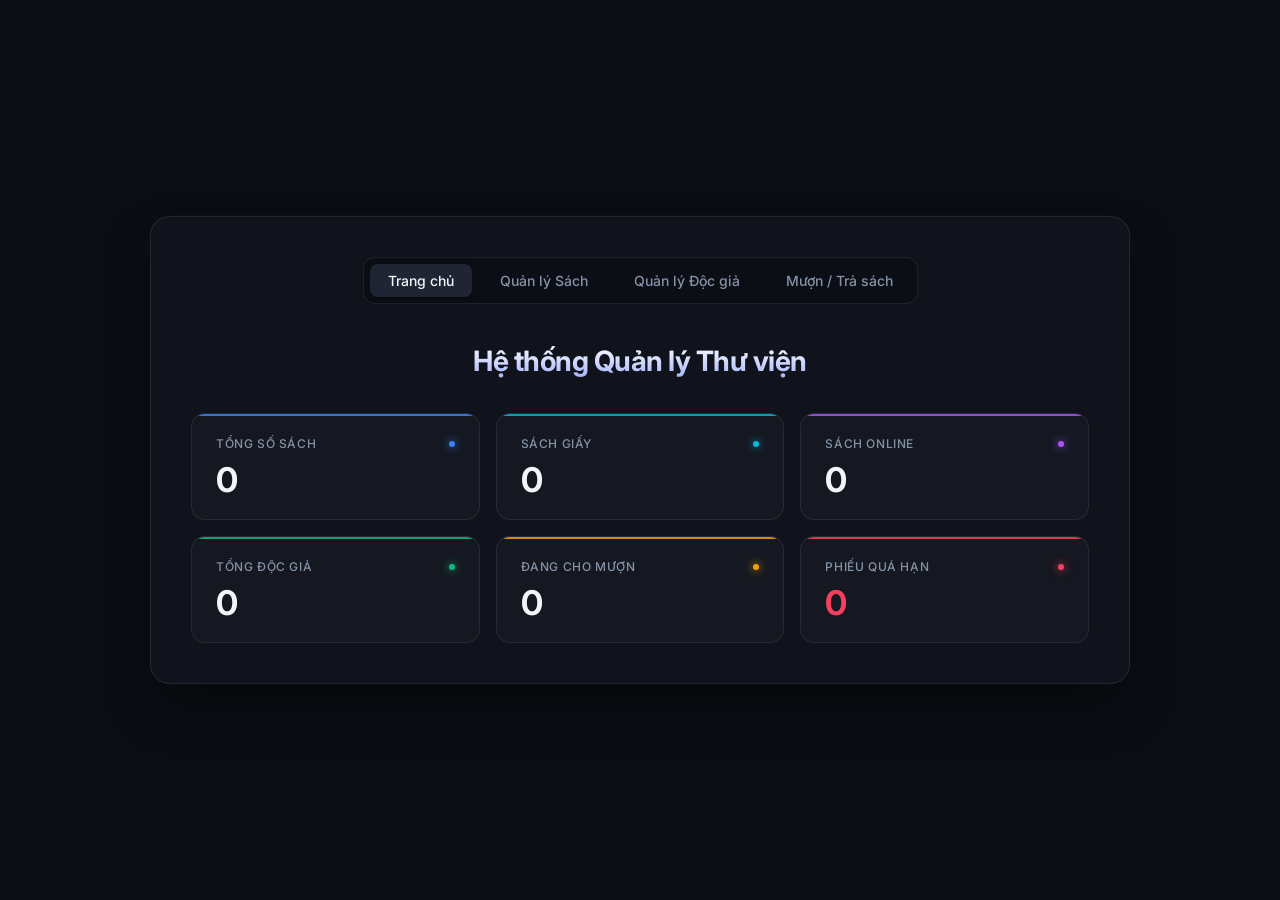
<file: index.html>
<!DOCTYPE html>
<html lang="vi">
<head>
    <meta charset="UTF-8">
    <meta name="viewport" content="width=device-width, initial-scale=1.0">
    <title>Trang chủ - Quản lý Thư viện</title>
    <!-- Phông chữ Inter hiện đại -->
    <link rel="preconnect" href="https://fonts.googleapis.com">
    <link rel="preconnect" href="https://fonts.gstatic.com" crossorigin>
    <link href="https://fonts.googleapis.com/css2?family=Inter:wght@300;400;500;600;700&display=swap" rel="stylesheet">
    
    <style>
        :root {
            --bg-body: #0b0d13;
            --bg-card: #151821;
            --bg-card-hover: #1c202c;
            --border-color: rgba(255, 255, 255, 0.08);
            --border-hover: rgba(255, 255, 255, 0.18);
            --text-main: #f1f5f9;
            --text-muted: #8492a6;
            --accent-blue: #3b82f6;
            --accent-cyan: #06b6d4;
            --accent-purple: #a855f7;
            --accent-emerald: #10b981;
            --accent-amber: #f59e0b;
            --accent-rose: #f43f5e;
        }

        * {
            margin: 0;
            padding: 0;
            box-sizing: border-box;
            font-family: 'Inter', -apple-system, BlinkMacSystemFont, sans-serif;
        }

        body {
            background-color: var(--bg-body);
            color: var(--text-main);
            min-height: 100vh;
            display: flex;
            align-items: center;
            justify-content: center;
            padding: 40px 20px;
            -webkit-font-smoothing: antialiased;
        }

        .container {
            max-width: 980px;
            width: 100%;
            background: rgba(21, 24, 33, 0.7);
            backdrop-filter: blur(20px);
            border: 1px solid var(--border-color);
            border-radius: 20px;
            padding: 40px;
            box-shadow: 0 25px 50px -12px rgba(0, 0, 0, 0.5), 0 0 0 1px rgba(255, 255, 255, 0.02);
        }

        /* Navigation Bar */
        nav {
            display: flex;
            align-items: center;
            justify-content: center;
            gap: 10px;
            background: rgba(11, 13, 19, 0.6);
            padding: 6px;
            border-radius: 12px;
            border: 1px solid var(--border-color);
            width: fit-content;
            margin: 0 auto 40px auto;
        }

        nav a {
            text-decoration: none;
            color: var(--text-muted);
            font-size: 14px;
            font-weight: 500;
            padding: 8px 18px;
            border-radius: 8px;
            transition: all 0.25s ease;
        }

        nav a:hover {
            color: var(--text-main);
            background: rgba(255, 255, 255, 0.06);
        }

        nav a.active {
            color: var(--text-main);
            background: #202534;
            box-shadow: 0 2px 8px rgba(0, 0, 0, 0.3);
        }

        /* Header Section */
        .welcome-section {
            text-align: center;
            margin-bottom: 35px;
        }

        .welcome-section h1 {
            font-size: 28px;
            font-weight: 700;
            letter-spacing: -0.5px;
            background: linear-gradient(180deg, #ffffff 0%, #a5b4fc 100%);
            -webkit-background-clip: text;
            -webkit-text-fill-color: transparent;
            margin-bottom: 8px;
        }

        .welcome-section p {
            color: var(--text-muted);
            font-size: 14px;
            font-weight: 400;
        }

        /* Dashboard Grid Layout (2 hàng thẻ) */
        .dashboard {
            display: grid;
            grid-template-columns: repeat(3, 1fr);
            gap: 16px;
        }

        .card {
            background: var(--bg-card);
            border: 1px solid var(--border-color);
            border-radius: 14px;
            padding: 22px 24px;
            position: relative;
            overflow: hidden;
            transition: transform 0.25s ease, border-color 0.25s ease, box-shadow 0.25s ease;
        }

        .card:hover {
            transform: translateY(-3px);
            border-color: var(--border-hover);
            box-shadow: 0 12px 24px -10px rgba(0, 0, 0, 0.6);
        }

        .card::before {
            content: '';
            position: absolute;
            top: 0;
            left: 0;
            width: 100%;
            height: 2px;
            background: var(--card-accent, #64748b);
            opacity: 0.85;
        }

        .card h3 {
            font-size: 12px;
            font-weight: 500;
            text-transform: uppercase;
            letter-spacing: 0.6px;
            color: var(--text-muted);
            margin-bottom: 12px;
            display: flex;
            align-items: center;
            justify-content: space-between;
        }

        .card h3::after {
            content: '';
            width: 6px;
            height: 6px;
            border-radius: 50%;
            background: var(--card-accent, #64748b);
            box-shadow: 0 0 8px var(--card-accent, #64748b);
        }

        .card p {
            font-size: 34px;
            font-weight: 700;
            color: var(--text-main);
            letter-spacing: -1px;
            line-height: 1;
        }

        /* Phối màu các thẻ */
        .card-total-books { --card-accent: var(--accent-blue); }
        .card-paper-books { --card-accent: var(--accent-cyan); }
        .card-online-books { --card-accent: var(--accent-purple); }
        .card-readers { --card-accent: var(--accent-emerald); }
        .card-borrowed { --card-accent: var(--accent-amber); }
        
        .card-overdue {
            --card-accent: var(--accent-rose);
        }

        .card-overdue p {
            color: var(--accent-rose);
        }

        /* Responsive */
        @media (max-width: 820px) {
            .container { padding: 24px; }
            .dashboard { grid-template-columns: repeat(2, 1fr); }
            nav { width: 100%; flex-wrap: wrap; }
        }

        @media (max-width: 540px) {
            .dashboard { grid-template-columns: 1fr; }
        }
    </style>
</head>
<body>
    <div class="container">
        <nav>
            <a href="index.html" class="active">Trang chủ</a>
            <a href="books.html">Quản lý Sách</a>
            <a href="readers.html">Quản lý Độc giả</a>
            <a href="borrow.html">Mượn / Trả sách</a>
        </nav>

        <div class="welcome-section">
            <h1>Hệ thống Quản lý Thư viện</h1>
        </div>

        <div class="dashboard">
            <!-- Hàng 1: Thống kê sách (Tổng thể & Phân loại) -->
            <div class="card card-total-books">
                <h3>Tổng số sách</h3>
                <p id="totalBooks">0</p>
            </div>

            <div class="card card-paper-books">
                <h3>Sách giấy</h3>
                <p id="totalPaperBooks">0</p>
            </div>

            <div class="card card-online-books">
                <h3>Sách online</h3>
                <p id="totalOnlineBooks">0</p>
            </div>
            
            <!-- Hàng 2: Mượn trả & Độc giả -->
            <div class="card card-readers">
                <h3>Tổng độc giả</h3>
                <p id="totalReaders">0</p>
            </div>
            
            <div class="card card-borrowed">
                <h3>Đang cho mượn</h3>
                <p id="totalBorrowed">0</p>
            </div>

            <div class="card card-overdue">
                <h3>Phiếu quá hạn</h3>
                <p id="totalOverdue">0</p>
            </div>
        </div>
    </div>

    <script src="js/main.js"></script>
</body>
</html>
</file>
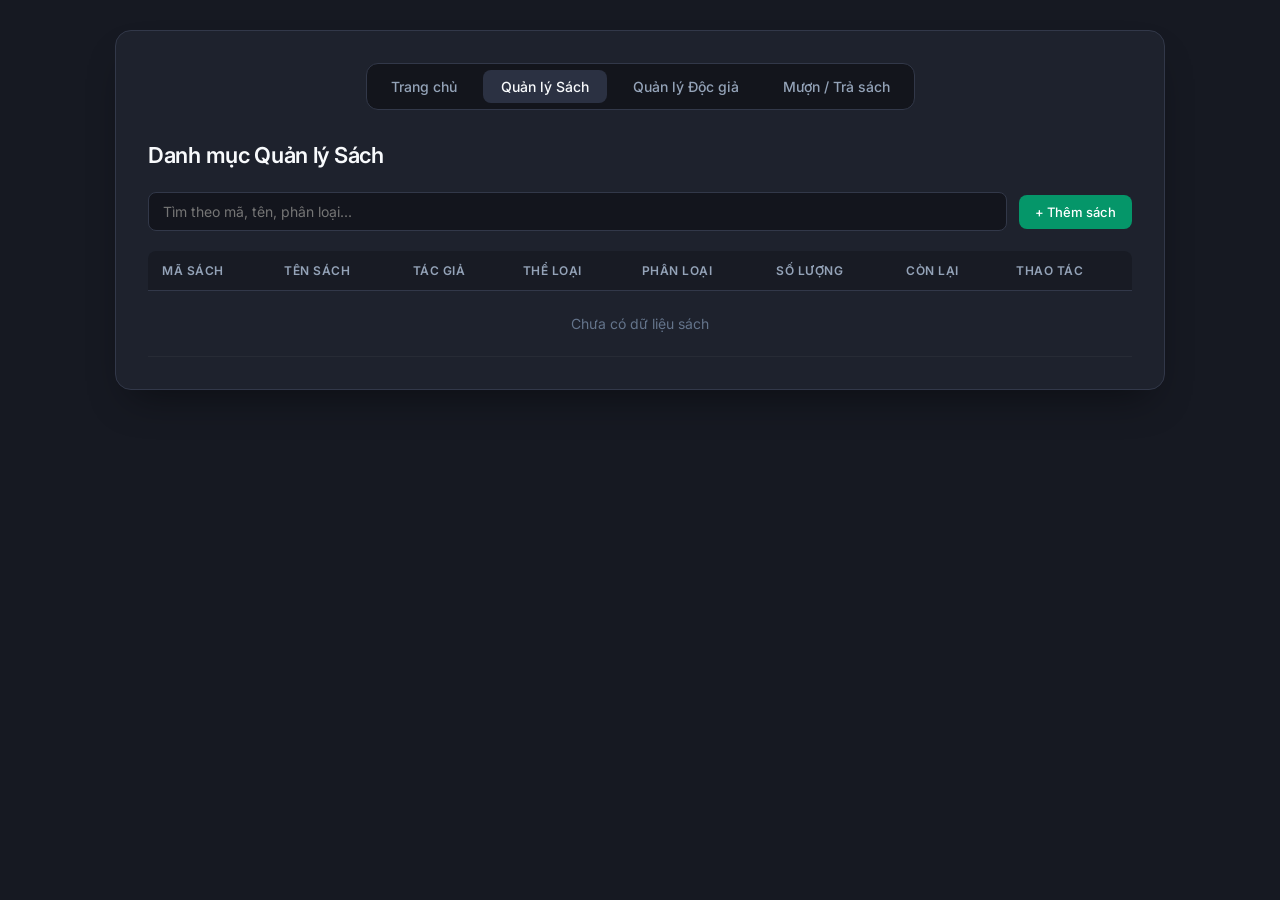
<file: books.html>
<!DOCTYPE html>
<html lang="vi">
<head>
    <meta charset="UTF-8">
    <meta name="viewport" content="width=device-width, initial-scale=1.0">
    <title>Quản lý Sách</title>
    <link rel="stylesheet" href="css/style.css">
</head>
<body>
    <div class="container">
        <nav>
            <a href="index.html">Trang chủ</a>
            <a href="books.html" class="active">Quản lý Sách</a>
            <a href="readers.html">Quản lý Độc giả</a>
            <a href="borrow.html">Mượn / Trả sách</a>
        </nav>

        <div class="page-header">
            <h2>Danh mục Quản lý Sách</h2>
        </div>

        <div class="controls-bar">
            <input type="text" id="searchBook" class="search-input" placeholder="Tìm theo mã, tên, phân loại..." onkeyup="searchBooks()">
            <button class="btn btn-add" onclick="openBookForm()">+ Thêm sách</button>
        </div>

        <table>
            <thead>
                <tr>
                    <th>Mã sách</th>
                    <th>Tên sách</th>
                    <th>Tác giả</th>
                    <th>Thể loại</th>
                    <th>Phân loại</th>
                    <th>Số lượng</th>
                    <th>Còn lại</th>
                    <th>Thao tác</th>
                </tr>
            </thead>
            <tbody id="bookTable"></tbody>
        </table>
    </div>

    <!-- Modal Form Sách -->
    <div id="bookModal" class="modal-overlay">
        <div class="modal-card">
            <h3 id="formTitle">Thông Tin Sách</h3>
            <form id="bookForm" onsubmit="event.preventDefault(); saveBook();">
                <div class="form-group">
                    <label>Mã sách</label>
                    <input type="text" id="bookId" required>
                </div>
                <div class="form-group">
                    <label>Tên sách</label>
                    <input type="text" id="bookTitle" required>
                </div>
                <div class="form-group">
                    <label>Tác giả</label>
                    <input type="text" id="bookAuthor" required>
                </div>
                <div class="form-group">
                    <label>Thể loại</label>
                    <input type="text" id="bookCategory" required>
                </div>
                <div class="form-group">
                    <label>Phân loại sách</label>
                    <select id="bookType" required>
                        <option value="Sách giấy">Sách giấy</option>
                        <option value="Sách online">Sách online</option>
                    </select>
                </div>
                <div class="form-group">
                    <label>Số lượng</label>
                    <input type="number" id="bookQuantity" min="1" required>
                </div>
                <div class="modal-actions">
                    <button type="submit" class="btn btn-primary">Lưu</button>
                    <button type="button" class="btn btn-edit" onclick="closeBookForm()">Hủy</button>
                </div>
            </form>
        </div>
    </div>

    <script src="js/books.js"></script>
</body>
</html>
</file>
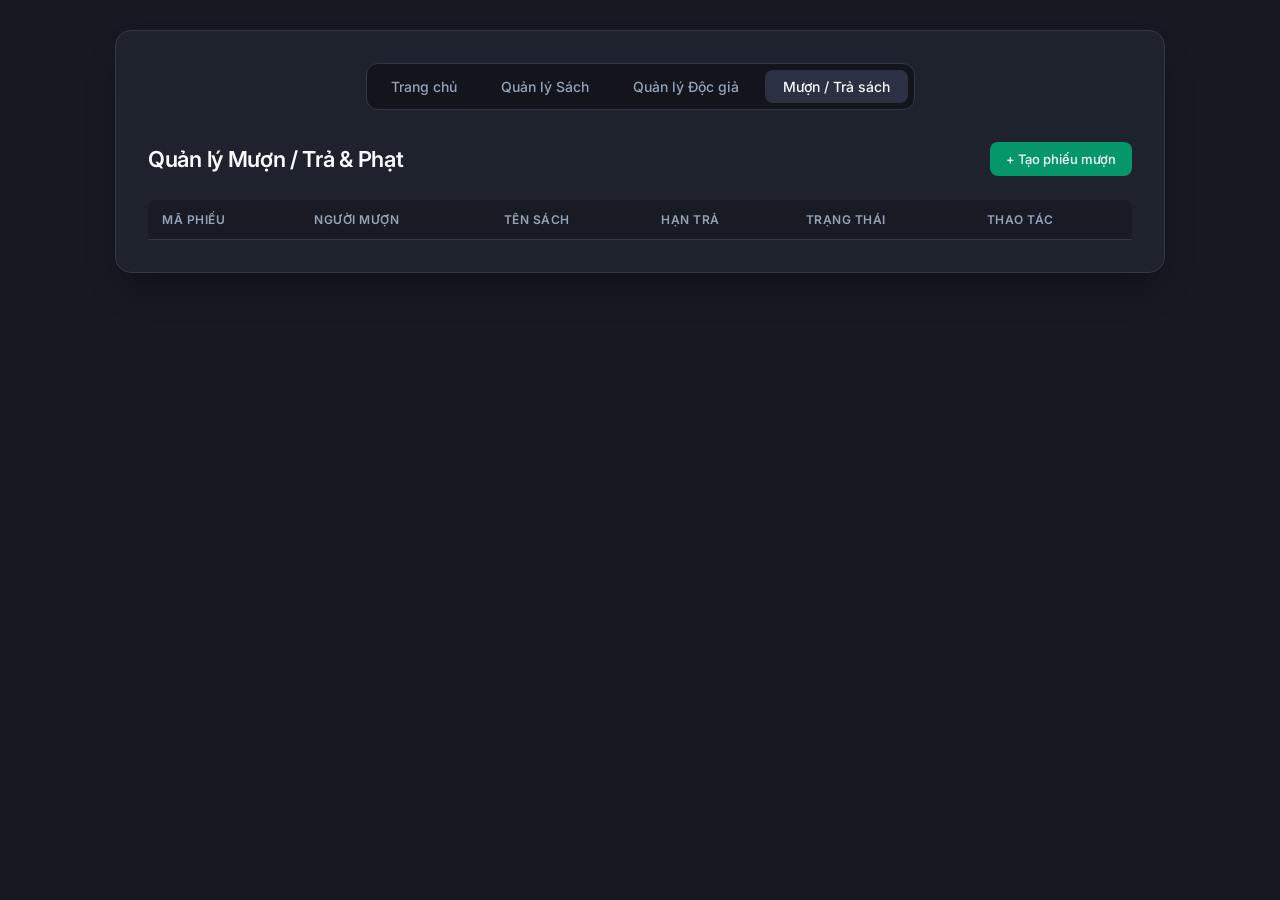
<file: borrow.html>
<!DOCTYPE html>
<html lang="vi">
<head>
    <meta charset="UTF-8">
    <meta name="viewport" content="width=device-width, initial-scale=1.0">
    <title>Mượn / Trả sách</title>
    <link rel="stylesheet" href="css/style.css">
</head>
<body>
    <div class="container">
        <nav>
            <a href="index.html">Trang chủ</a>
            <a href="books.html">Quản lý Sách</a>
            <a href="readers.html">Quản lý Độc giả</a>
            <a href="borrow.html" class="active">Mượn / Trả sách</a>
        </nav>

        <div class="page-header">
            <h2>Quản lý Mượn / Trả & Phạt</h2>
            <button class="btn btn-add" onclick="document.getElementById('borrowModal').style.display='block'">+ Tạo phiếu mượn</button>
        </div>

        <table>
            <thead>
                <tr>
                    <th>Mã phiếu</th>
                    <th>Người mượn</th>
                    <th>Tên sách</th>
                    <th>Hạn trả</th>
                    <th>Trạng thái</th>
                    <th>Thao tác</th>
                </tr>
            </thead>
            <tbody id="borrowTableBody"></tbody>
        </table>
    </div>

    <!-- Modal Mượn sách -->
    <div id="borrowModal" class="modal-overlay">
        <div class="modal-card">
            <h3>Tạo phiếu mượn mới</h3>
            <form id="borrowForm">
                <div class="form-group">
                    <label>Mã phiếu mượn</label>
                    <input type="text" id="borrowId" required>
                </div>
                <div class="form-group">
                    <label>Tên người mượn</label>
                    <input type="text" id="readerName" required>
                </div>
                <div class="form-group">
                    <label>Tên sách mượn</label>
                    <input type="text" id="bookTitle" required>
                </div>
                <div class="form-group">
                    <label>Ngày hẹn trả</label>
                    <input type="date" id="dueDate" required>
                </div>
                <div class="modal-actions">
                    <button type="submit" class="btn btn-primary">Xác nhận</button>
                    <button type="button" class="btn btn-edit" onclick="document.getElementById('borrowModal').style.display='none'">Hủy</button>
                </div>
            </form>
        </div>
    </div>

    <!-- Modal Phiếu Phạt -->
    <div id="penaltyModal" class="modal-overlay">
        <div class="modal-card" style="border-color: rgba(251, 113, 133, 0.4);">
            <h3 style="color: #fb7185;">PHIẾU PHẠT QUÁ HẠN</h3>
            <p style="margin-bottom: 8px; color: var(--text-secondary);">Mã mượn: <strong id="penaltyBorrowId" style="color: #fff;"></strong></p>
            <p style="margin-bottom: 8px; color: var(--text-secondary);">Độc giả: <strong id="penaltyReader" style="color: #fff;"></strong></p>
            <p style="margin-bottom: 8px; color: var(--text-secondary);">Hạn trả: <strong id="penaltyDueDate" style="color: #fff;"></strong></p>
            <p style="margin-bottom: 8px; color: var(--text-secondary);">Quá hạn: <strong id="penaltyDays" style="color: #fbbf24;"></strong> ngày</p>
            <p style="margin: 16px 0; font-size: 18px; color: var(--text-secondary);">Tiền phạt: <span id="penaltyAmount" style="color: #fb7185; font-weight: 700; font-size: 22px;"></span> VNĐ</p>
            <div class="modal-actions">
                <button type="button" class="btn btn-edit" style="width: 100%;" onclick="document.getElementById('penaltyModal').style.display='none'">Đóng</button>
            </div>
        </div>
    </div>

    <script src="js/borrow.js"></script>
</body>
</html>
</file>
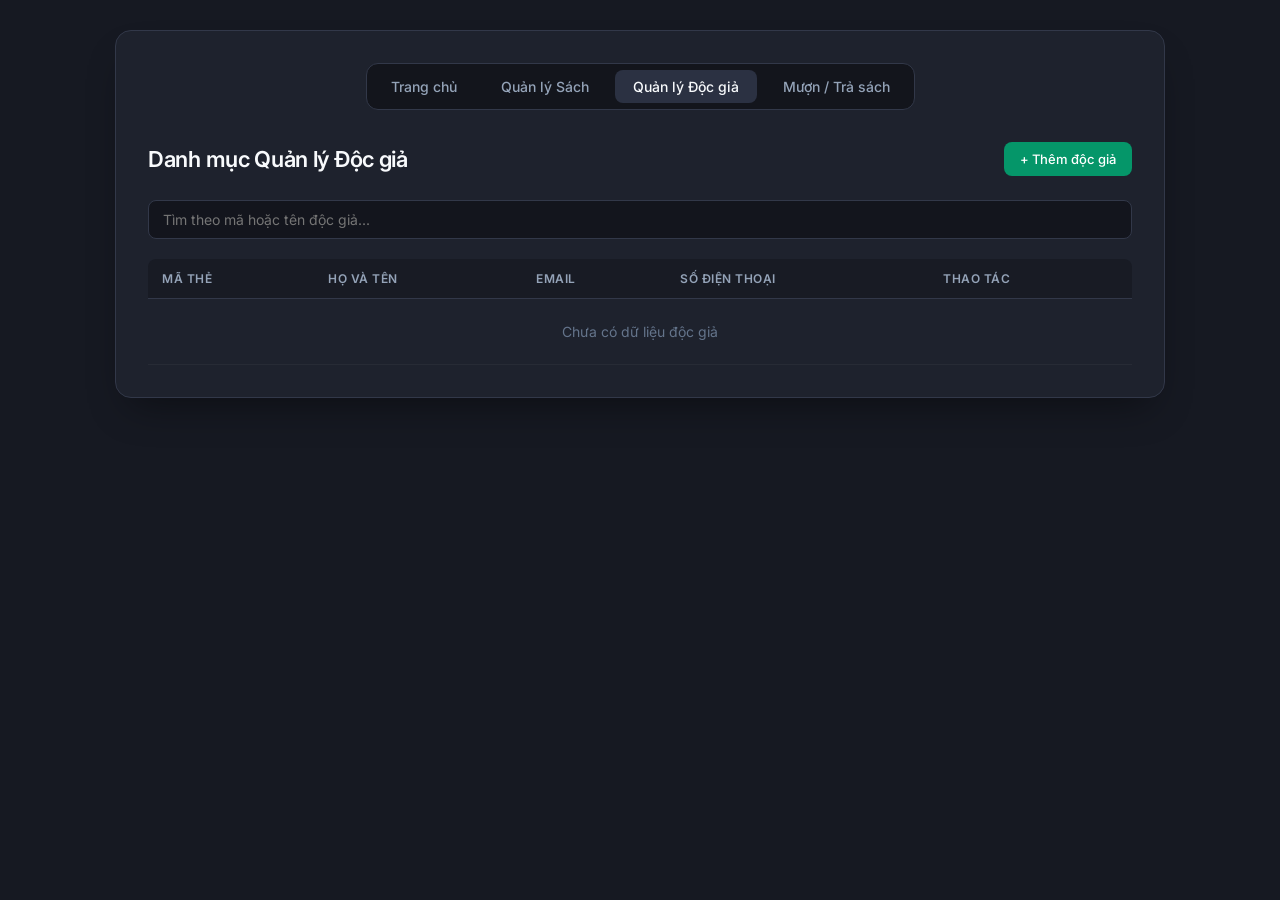
<file: readers.html>
<!DOCTYPE html>
<html lang="vi">
<head>
    <meta charset="UTF-8">
    <meta name="viewport" content="width=device-width, initial-scale=1.0">
    <title>Quản lý Độc giả</title>
    <link rel="stylesheet" href="css/style.css">
</head>
<body>
    <div class="container">
        <nav>
            <a href="index.html">Trang chủ</a>
            <a href="books.html">Quản lý Sách</a>
            <a href="readers.html" class="active">Quản lý Độc giả</a>
            <a href="borrow.html">Mượn / Trả sách</a>
        </nav>

        <div class="page-header">
            <h2>Danh mục Quản lý Độc giả</h2>
            <button class="btn btn-add" onclick="openReaderForm()">+ Thêm độc giả</button>
        </div>

        <div class="controls-bar">
            <input type="text" id="searchReader" class="search-input" placeholder="Tìm theo mã hoặc tên độc giả..." onkeyup="searchReaders()">
        </div>

        <table>
            <thead>
                <tr>
                    <th>Mã thẻ</th>
                    <th>Họ và tên</th>
                    <th>Email</th>
                    <th>Số điện thoại</th>
                    <th>Thao tác</th>
                </tr>
            </thead>
            <tbody id="readerTable"></tbody>
        </table>
    </div>

    <!-- Modal Thêm/Sửa Độc giả -->
    <div id="readerModal" class="modal-overlay">
        <div class="modal-card">
            <h3 id="readerFormTitle">Thông Tin Độc Giả</h3>
            <form id="readerForm" onsubmit="event.preventDefault(); saveReader();">
                <div class="form-group">
                    <label>Mã độc giả</label>
                    <input type="text" id="readerId" required>
                </div>
                <div class="form-group">
                    <label>Họ và tên</label>
                    <input type="text" id="readerName" required>
                </div>
                <div class="form-group">
                    <label>Email</label>
                    <input type="email" id="readerEmail" required>
                </div>
                <div class="form-group">
                    <label>Số điện thoại</label>
                    <input type="text" id="readerPhone" required>
                </div>
                <div class="modal-actions">
                    <button type="submit" class="btn btn-primary">Lưu</button>
                    <button type="button" class="btn btn-edit" onclick="closeReaderForm()">Hủy</button>
                </div>
            </form>
        </div>
    </div>

    <script src="js/readers.js"></script>
</body>
</html>
</file>
<file: css/style.css>
@import url('https://fonts.googleapis.com/css2?family=Inter:wght@300;400;500;600;700&display=swap');

:root {
    --bg-body: #161922;
    --bg-surface: #1e222d;
    --bg-card: #252a37;
    --bg-card-hover: #2b3140;
    --border-color: #323849;
    --border-focus: #4b556e;
    
    --text-primary: #f8fafc;
    --text-secondary: #94a3b8;
    --text-muted: #64748b;
    
    --accent-blue: #38bdf8;
    --accent-indigo: #818cf8;
    --accent-emerald: #34d399;
    --accent-amber: #fbbf24;
    --accent-rose: #fb7185;
}

* {
    margin: 0;
    padding: 0;
    box-sizing: border-box;
    font-family: 'Inter', sans-serif;
}

body {
    background-color: var(--bg-body);
    color: var(--text-primary);
    min-height: 100vh;
    padding: 30px 20px;
    -webkit-font-smoothing: antialiased;
}

.container {
    max-width: 1050px;
    margin: 0 auto;
    background: var(--bg-surface);
    border: 1px solid var(--border-color);
    border-radius: 16px;
    padding: 32px;
    box-shadow: 0 20px 40px -15px rgba(0, 0, 0, 0.45);
}

/* Navigation */
nav {
    display: flex;
    justify-content: center;
    gap: 8px;
    background: #13151c;
    padding: 6px;
    border-radius: 12px;
    border: 1px solid var(--border-color);
    width: fit-content;
    margin: 0 auto 32px auto;
}

nav a {
    text-decoration: none;
    color: var(--text-secondary);
    font-size: 14px;
    font-weight: 500;
    padding: 8px 18px;
    border-radius: 8px;
    transition: 0.2s ease;
}

nav a:hover {
    color: var(--text-primary);
    background: rgba(255, 255, 255, 0.05);
}

nav a.active {
    color: var(--text-primary);
    background: #2b3142;
}

/* Section Header */
.page-header {
    display: flex;
    justify-content: space-between;
    align-items: center;
    margin-bottom: 24px;
    flex-wrap: wrap;
    gap: 16px;
}

h2 {
    font-size: 22px;
    font-weight: 600;
    letter-spacing: -0.3px;
    color: var(--text-primary);
}

/* Controls & Inputs */
.controls-bar {
    display: flex;
    gap: 12px;
    align-items: center;
    width: 100%;
    margin-bottom: 20px;
}

input[type="text"], input[type="number"], input[type="date"], select {
    background: #13151d;
    border: 1px solid var(--border-color);
    border-radius: 8px;
    color: var(--text-primary);
    padding: 10px 14px;
    font-size: 14px;
    outline: none;
    transition: border-color 0.2s;
}

input[type="text"]:focus, select:focus {
    border-color: var(--border-focus);
}

.search-input {
    flex: 1;
}

/* Buttons */
.btn {
    border: none;
    border-radius: 8px;
    font-size: 13px;
    font-weight: 500;
    padding: 9px 16px;
    cursor: pointer;
    transition: all 0.2s ease;
    display: inline-flex;
    align-items: center;
    justify-content: center;
}

.btn-primary { background: #2563eb; color: #fff; }
.btn-primary:hover { background: #1d4ed8; }

.btn-add { background: #059669; color: #fff; }
.btn-add:hover { background: #047857; }

.btn-edit { background: #334155; color: #cbd5e1; padding: 6px 12px; }
.btn-edit:hover { background: #475569; color: #fff; }

.btn-delete { background: rgba(244, 63, 94, 0.15); color: #fb7185; padding: 6px 12px; }
.btn-delete:hover { background: #e11d48; color: #fff; }

.btn-action { padding: 6px 12px; margin-right: 4px; }
.btn-return { background: rgba(56, 189, 248, 0.15); color: #38bdf8; }
.btn-return:hover { background: #0284c7; color: #fff; }
.btn-penalty { background: rgba(251, 113, 133, 0.15); color: #fb7185; }
.btn-penalty:hover { background: #e11d48; color: #fff; }

/* Table */
table {
    width: 100%;
    border-collapse: separate;
    border-spacing: 0;
    margin-top: 8px;
}

th {
    background: #181b24;
    color: var(--text-secondary);
    font-size: 12px;
    font-weight: 600;
    text-transform: uppercase;
    letter-spacing: 0.5px;
    padding: 12px 14px;
    border-bottom: 1px solid var(--border-color);
    text-align: left;
}

th:first-child { border-top-left-radius: 8px; }
th:last-child { border-top-right-radius: 8px; }

td {
    padding: 14px;
    font-size: 14px;
    border-bottom: 1px solid rgba(255, 255, 255, 0.04);
    color: var(--text-primary);
}

tr:hover td {
    background-color: rgba(255, 255, 255, 0.02);
}

.overdue-row td {
    background: rgba(244, 63, 94, 0.08) !important;
}

/* Badges */
.badge-paper {
    background: rgba(56, 189, 248, 0.12);
    color: #38bdf8;
    padding: 4px 10px;
    border-radius: 6px;
    font-size: 12px;
    font-weight: 500;
}

.badge-online {
    background: rgba(168, 85, 247, 0.15);
    color: #c084fc;
    padding: 4px 10px;
    border-radius: 6px;
    font-size: 12px;
    font-weight: 500;
}

/* Modals */
.modal-overlay {
    display: none;
    position: fixed;
    top: 0; left: 0; width: 100%; height: 100%;
    background: rgba(10, 12, 17, 0.7);
    backdrop-filter: blur(8px);
    z-index: 1000;
}

.modal-card {
    background: var(--bg-surface);
    border: 1px solid var(--border-color);
    border-radius: 16px;
    max-width: 440px;
    margin: 80px auto;
    padding: 28px;
    box-shadow: 0 20px 40px rgba(0,0,0,0.6);
}

.modal-card h3 {
    font-size: 18px;
    font-weight: 600;
    margin-bottom: 20px;
}

.form-group {
    margin-bottom: 14px;
}

.form-group label {
    display: block;
    font-size: 13px;
    color: var(--text-secondary);
    margin-bottom: 6px;
}

.form-group input, .form-group select {
    width: 100%;
}

.modal-actions {
    display: flex;
    gap: 10px;
    margin-top: 24px;
}
.modal-actions .btn { flex: 1; }
</file>
